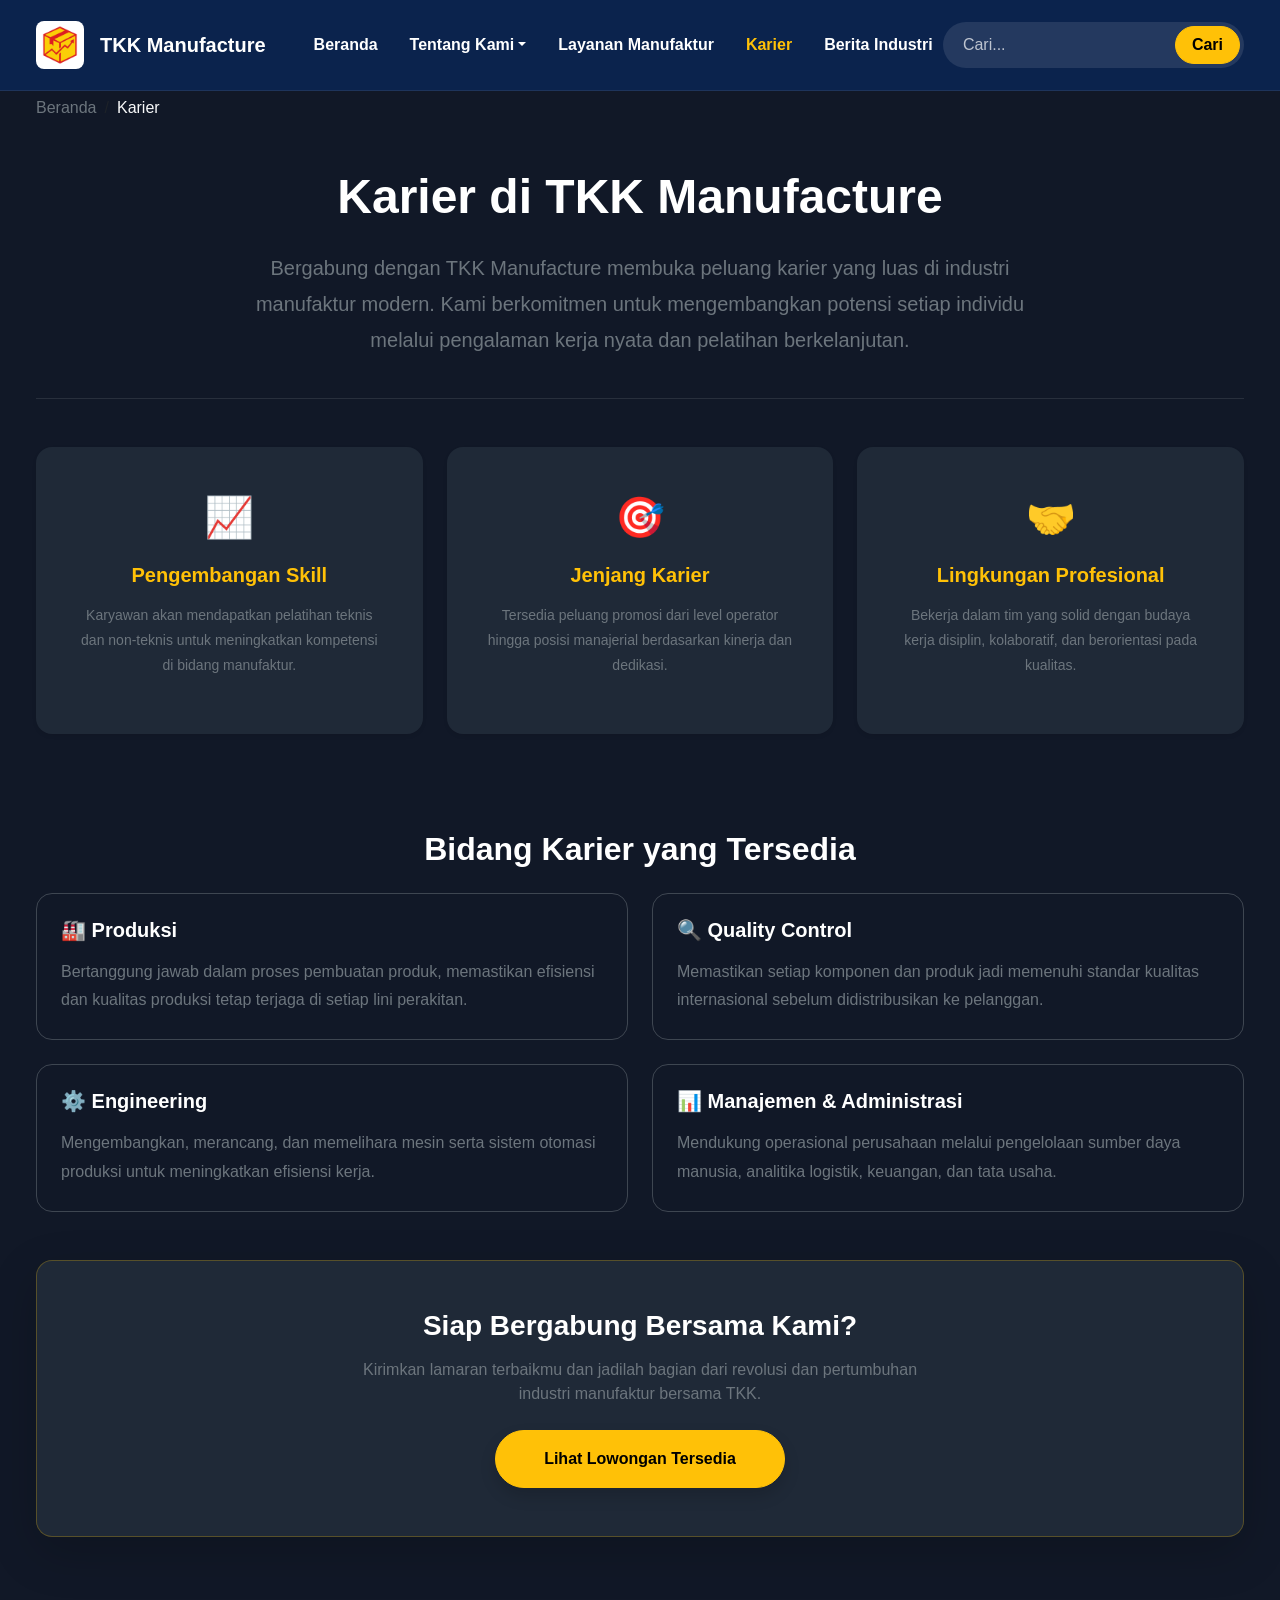
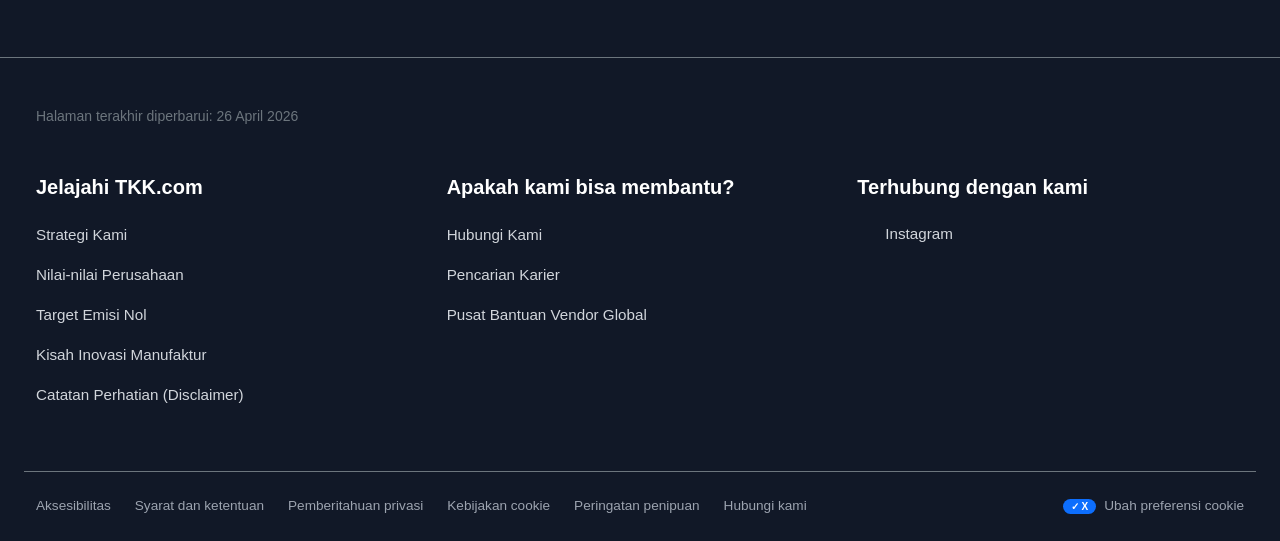
<file: karier.html>
<!DOCTYPE html>
<html lang="id">
<head>
    <meta charset="UTF-8">
    <meta name="viewport" content="width=device-width, initial-scale=1.0">
    <title>Karier - TKK Manufacture</title>
    <link href="https://cdn.jsdelivr.net/npm/bootstrap@5.3.3/dist/css/bootstrap.min.css" rel="stylesheet">
    <link rel="stylesheet" href="style.css">
</head>
<body class="bg-gray-900">

    <nav class="navbar navbar-expand-lg navbar-dark custom-navbar py-3 px-3 px-md-4 fixed-top">
        <div class="container-fluid">
            <a class="navbar-brand d-flex align-items-center" href="index.html">
                <img src="Group 34.png" alt="Logo TKK Manufacture" width="48" height="48" class="bg-white rounded-3 p-1 me-3 object-fit-contain">
                <span class="fw-bold fs-5 d-none d-sm-block">TKK Manufacture</span>
            </a>
            <button class="navbar-toggler" type="button" data-bs-toggle="collapse" data-bs-target="#mainNav" aria-controls="mainNav" aria-expanded="false" aria-label="Toggle navigation">
                <span class="navbar-toggler-icon"></span>
            </button>
            <div class="collapse navbar-collapse" id="mainNav">
                <ul class="navbar-nav me-auto mb-2 mb-lg-0 ms-lg-4 fw-bold gap-lg-3">
                    <li class="nav-item"><a class="nav-link text-white nav-hover" href="index.html">Beranda</a></li>
                    <li class="nav-item dropdown">
                        <a class="nav-link dropdown-toggle text-white nav-hover" href="#" role="button" data-bs-toggle="dropdown" aria-expanded="false">Tentang Kami</a>
                        <ul class="dropdown-menu dropdown-menu-dark custom-dropdown shadow-lg">
                            <li><h6 class="dropdown-header border-bottom border-secondary mb-2 pb-2">Go to: Tentang Kami</h6></li>
                            <li><a class="dropdown-item d-flex justify-content-between align-items-center" href="tentang_kami.html#profil">Profil Perusahaan <span>›</span></a></li>
                            <li><a class="dropdown-item d-flex justify-content-between align-items-center" href="tentang_kami.html#visi-misi">Visi & Misi <span>›</span></a></li>
                            <li><a class="dropdown-item d-flex justify-content-between align-items-center" href="tentang_kami.html#fasilitas">Fasilitas Produksi <span>›</span></a></li>
                            <li><a class="dropdown-item d-flex justify-content-between align-items-center" href="tentang_kami.html#rantai-pasok">Rantai Pasok (Supply Chain) <span>›</span></a></li>
                        </ul>
                    </li>
                    <li class="nav-item"><a class="nav-link text-white nav-hover" href="layanan.html">Layanan Manufaktur</a></li>
                    <li class="nav-item"><a class="nav-link text-warning nav-hover" href="karier.html">Karier</a></li>
                    <li class="nav-item"><a class="nav-link text-white nav-hover" href="berita.html">Berita Industri</a></li>
                </ul>
                <form class="d-flex search-form-custom rounded-pill p-1" role="search">
                    <input class="form-control border-0 bg-transparent text-white shadow-none ps-3" type="search" placeholder="Cari..." aria-label="Search">
                    <button class="btn btn-warning rounded-pill fw-bold px-3" type="submit">Cari</button>
                </form>
            </div>
        </div>
    </nav>

    <main class="text-white mt-5 pt-5 pb-5 px-3 px-md-4">
        <div class="container-fluid max-w-custom mx-auto mb-4 scroll-mt">
            <nav aria-label="breadcrumb">
                <ol class="breadcrumb">
                    <li class="breadcrumb-item"><a href="index.html" class="text-secondary text-decoration-none nav-hover">Beranda</a></li>
                    <li class="breadcrumb-item active text-light" aria-current="page">Karier</li>
                </ol>
            </nav>
        </div>

        <div class="container-fluid max-w-custom mx-auto py-4">
            <div class="text-center mb-5 pb-4 border-bottom border-secondary border-opacity-25">
                <h1 class="fw-bold display-5 mb-4">Karier di TKK Manufacture</h1>
                <p class="text-secondary fs-5 mx-auto" style="max-width: 800px; line-height: 1.8;">
                    Bergabung dengan TKK Manufacture membuka peluang karier yang luas di industri manufaktur modern. Kami berkomitmen untuk mengembangkan potensi setiap individu melalui pengalaman kerja nyata dan pelatihan berkelanjutan.
                </p>
            </div>

            <div class="row g-4 mb-5 pb-5">
                <div class="col-md-4">
                    <div class="card bg-gray-800 text-white border-0 shadow-sm h-100 text-center p-4 rounded-4 hover-float">
                        <div class="card-body">
                            <div class="mb-3"><span class="fs-1">📈</span></div>
                            <h5 class="fw-bold text-warning">Pengembangan Skill</h5>
                            <p class="text-secondary small mt-3" style="line-height: 1.8;">Karyawan akan mendapatkan pelatihan teknis dan non-teknis untuk meningkatkan kompetensi di bidang manufaktur.</p>
                        </div>
                    </div>
                </div>
                <div class="col-md-4">
                    <div class="card bg-gray-800 text-white border-0 shadow-sm h-100 text-center p-4 rounded-4 hover-float">
                        <div class="card-body">
                            <div class="mb-3"><span class="fs-1">🎯</span></div>
                            <h5 class="fw-bold text-warning">Jenjang Karier</h5>
                            <p class="text-secondary small mt-3" style="line-height: 1.8;">Tersedia peluang promosi dari level operator hingga posisi manajerial berdasarkan kinerja dan dedikasi.</p>
                        </div>
                    </div>
                </div>
                <div class="col-md-4">
                    <div class="card bg-gray-800 text-white border-0 shadow-sm h-100 text-center p-4 rounded-4 hover-float">
                        <div class="card-body">
                            <div class="mb-3"><span class="fs-1">🤝</span></div>
                            <h5 class="fw-bold text-warning">Lingkungan Profesional</h5>
                            <p class="text-secondary small mt-3" style="line-height: 1.8;">Bekerja dalam tim yang solid dengan budaya kerja disiplin, kolaboratif, dan berorientasi pada kualitas.</p>
                        </div>
                    </div>
                </div>
            </div>

            <h2 class="fw-bold mb-4 text-center">Bidang Karier yang Tersedia</h2>
            <div class="row g-4 mb-5">
                <div class="col-md-6">
                    <div class="card bg-transparent text-white border border-secondary border-opacity-50 p-4 rounded-4 h-100 hover-float">
                        <h5 class="fw-bold">🏭 Produksi</h5>
                        <p class="text-secondary mt-2 mb-0" style="line-height: 1.8;">Bertanggung jawab dalam proses pembuatan produk, memastikan efisiensi dan kualitas produksi tetap terjaga di setiap lini perakitan.</p>
                    </div>
                </div>
                <div class="col-md-6">
                    <div class="card bg-transparent text-white border border-secondary border-opacity-50 p-4 rounded-4 h-100 hover-float">
                        <h5 class="fw-bold">🔍 Quality Control</h5>
                        <p class="text-secondary mt-2 mb-0" style="line-height: 1.8;">Memastikan setiap komponen dan produk jadi memenuhi standar kualitas internasional sebelum didistribusikan ke pelanggan.</p>
                    </div>
                </div>
                <div class="col-md-6">
                    <div class="card bg-transparent text-white border border-secondary border-opacity-50 p-4 rounded-4 h-100 hover-float">
                        <h5 class="fw-bold">⚙️ Engineering</h5>
                        <p class="text-secondary mt-2 mb-0" style="line-height: 1.8;">Mengembangkan, merancang, dan memelihara mesin serta sistem otomasi produksi untuk meningkatkan efisiensi kerja.</p>
                    </div>
                </div>
                <div class="col-md-6">
                    <div class="card bg-transparent text-white border border-secondary border-opacity-50 p-4 rounded-4 h-100 hover-float">
                        <h5 class="fw-bold">📊 Manajemen & Administrasi</h5>
                        <p class="text-secondary mt-2 mb-0" style="line-height: 1.8;">Mendukung operasional perusahaan melalui pengelolaan sumber daya manusia, analitika logistik, keuangan, dan tata usaha.</p>
                    </div>
                </div>
            </div>

            <div class="text-center bg-gray-800 p-5 rounded-4 shadow-lg border border-warning border-opacity-25 mt-5">
                <h3 class="fw-bold text-white mb-3">Siap Bergabung Bersama Kami?</h3>
                <p class="text-secondary mb-4 mx-auto" style="max-width: 600px;">Kirimkan lamaran terbaikmu dan jadilah bagian dari revolusi dan pertumbuhan industri manufaktur bersama TKK.</p>
                <a href="#" class="btn btn-warning fw-bold px-5 py-3 rounded-pill shadow">Lihat Lowongan Tersedia</a>
            </div>
        </div>
    </main>

    <footer class="footer-custom pt-5 pb-4 px-3 px-md-4 border-top border-secondary mt-5">
        <div class="container-fluid max-w-custom mx-auto">
            <div class="row mb-5">
                <div class="col-12"><p class="text-secondary small mb-0">Halaman terakhir diperbarui: 26 April 2026</p></div>
            </div>
            <div class="row mb-5 gy-4">
                <div class="col-12 col-md-4">
                    <h5 class="text-white fw-bold mb-4">Jelajahi TKK.com</h5>
                    <ul class="list-unstyled d-flex flex-column gap-3">
                        <li><a href="#" class="footer-link">Strategi Kami</a></li>
                        <li><a href="#" class="footer-link">Nilai-nilai Perusahaan</a></li>
                        <li><a href="#" class="footer-link">Target Emisi Nol</a></li>
                        <li><a href="#" class="footer-link">Kisah Inovasi Manufaktur</a></li>
                        <li><a href="#" class="footer-link">Catatan Perhatian (Disclaimer)</a></li>
                    </ul>
                </div>
                <div class="col-12 col-md-4">
                    <h5 class="text-white fw-bold mb-4">Apakah kami bisa membantu?</h5>
                    <ul class="list-unstyled d-flex flex-column gap-3">
                        <li><a href="#" class="footer-link">Hubungi Kami</a></li>
                        <li><a href="karier.html" class="footer-link">Pencarian Karier</a></li>
                        <li><a href="#" class="footer-link">Pusat Bantuan Vendor Global</a></li>
                    </ul>
                </div>
                <div class="col-12 col-md-4">
                    <h5 class="text-white fw-bold mb-4">Terhubung dengan kami</h5>
                    <ul class="list-unstyled">
                        <li>
                            <a href="https://www.instagram.com/" target="_blank" class="footer-link d-flex align-items-center gap-2">
                                <svg xmlns="http://www.w3.org/2000/svg" width="20" height="20" fill="currentColor" class="bi bi-instagram" viewBox="0 0 16 16"><path d="..."/></svg> Instagram
                            </a>
                        </li>
                    </ul>
                </div>
            </div>
            <div class="row pt-4 border-top border-secondary">
                <div class="col-12 d-flex flex-column flex-lg-row justify-content-between align-items-lg-center gap-3">
                    <div class="d-flex flex-wrap gap-3 gap-md-4">
                        <a href="#" class="footer-link-small">Aksesibilitas</a>
                        <a href="#" class="footer-link-small">Syarat dan ketentuan</a>
                        <a href="#" class="footer-link-small">Pemberitahuan privasi</a>
                        <a href="#" class="footer-link-small">Kebijakan cookie</a>
                        <a href="#" class="footer-link-small">Peringatan penipuan</a>
                        <a href="#" class="footer-link-small">Hubungi kami</a>
                    </div>
                    <div>
                        <a href="#" class="footer-link-small d-flex align-items-center gap-2">
                            <span class="bg-primary text-white rounded-pill px-2 py-0 small d-flex align-items-center">
                                <span class="fw-bold" style="font-size: 10px;">✓ X</span>
                            </span>
                            Ubah preferensi cookie
                        </a>
                    </div>
                </div>
            </div>
        </div>
    </footer>
    <script src="https://cdn.jsdelivr.net/npm/bootstrap@5.3.3/dist/js/bootstrap.bundle.min.js"></script>
</body>
</html>
</file>
<file: style.css>
/* =========================================
   1. PENGATURAN DASAR & WARNA KHUSUS
========================================= */
body {
    font-family: "Inter", "Segoe UI", sans-serif;
}
.bg-light { background-color: #f7faff !important; }
.bg-gray-900 { background-color: #111827 !important; }
.bg-gray-800 { background-color: #1f2937 !important; }
.max-w-custom {
    max-width: 1280px;
}
/* =========================================
   2.ANCHOR LINKS
========================================= */
html {
    scroll-behavior: smooth; 
}
.scroll-mt {
    scroll-margin-top: 120px; 
}
/* =========================================
   3. NAVBAR & PENCARIAN
========================================= */
.custom-navbar {
    background-color: #0b234d;
    border-bottom: 1px solid rgba(255, 255, 255, 0.08);
}
.fixed-top {
    position: fixed;
    top: 0;
    right: 0;
    left: 0;
    z-index: 1030;
}
.nav-hover:hover {
    color: #ffd100 !important;
}
.search-form-custom {
    background-color: rgba(255, 255, 255, 0.1);
    min-width: 220px;
}
.search-form-custom input::placeholder {
    color: rgba(255, 255, 255, 0.7);
}
.custom-dropdown {
    background-color: #1e293b;
    border: none;
    min-width: 250px;
    margin-top: 10px;
}
.custom-dropdown .dropdown-item {
    padding: 10px 20px;
    transition: all 0.2s;
    color: #f8f9fa;
}
.custom-dropdown .dropdown-item:hover {
    background-color: rgba(255, 255, 255, 0.05);
    color: #ffd100;
}
/* =========================================
   4. UKURAN GAMBAR (IMAGE FITTING) & KOTAK
========================================= */
.hero-main-card {
    min-height: 500px;
}
.hero-img {
    height: 100%;
    object-fit: cover;
}
.custom-profile-img-box {
    height: 450px; 
}
.custom-hero-service-box {
    height: 400px;
}
.rounded-top-end-4 {
    border-top-right-radius: 1rem !important;
}
.backdrop-blur {
    backdrop-filter: blur(8px);
}
.card-img-sm {
    height: 200px;
    object-fit: cover;
}
.custom-dark-card {
    background-color: #1e293b !important;
}
/* =========================================
   5. EFEK KACA TRANSPARAN 
========================================= */
.overlay-glass {
    background-color: rgba(31, 41, 55, 0.9) !important; 
    backdrop-filter: blur(12px); 
    border: 1px solid rgba(255, 255, 255, 0.05); 
}
.tracking-input:focus {
    background-color: #111827 !important; 
    color: white !important;
    box-shadow: 0 0 0 0.25rem rgba(255, 209, 0, 0.25) !important; 
    border-color: #ffd100 !important;
}
.tracking-input::placeholder {
    color: #6b7280; 
}

/* =========================================
   6. ANIMASI & EFEK HOVER KUSTOM
========================================= */
.hover-float {
    transition: transform 0.3s ease, box-shadow 0.3s ease;
}
.hover-float:hover {
    transform: translateY(-12px);
    box-shadow: 0 20px 40px rgba(0, 0, 0, 0.5) !important;
}
.link-hover-warning {
    transition: color 0.2s ease;
}
.link-hover-warning:hover {
    color: #ffd100 !important;
}
.help-btn-custom {
    background-color: #1f2937;
    color: #ffd100;
    border: 1px solid transparent;
    transition: background-color 0.2s ease, color 0.2s ease, border-color 0.2s ease;
}
.help-btn-custom:hover {
    background-color: transparent !important;
    color: #1f2937 !important;
    border-color: #1f2937 !important;
}

/* =========================================
   7. TENTANG KAMI & LAYANAN - ACCORDION
========================================= */
.custom-accordion .accordion-item {
    background-color: #1e293b; 
    border: 1px solid rgba(255, 255, 255, 0.1) !important; 
    border-radius: 12px !important; 
    overflow: hidden; 
    transition: background-color 0.3s ease; 
}
.custom-accordion .accordion-item:hover {
    background-color: #2a374a; 
}
.custom-accordion .accordion-button:focus {
    box-shadow: none;
    border-color: transparent;
}
.custom-accordion .accordion-button {
    background-color: transparent !important;
    color: #ffffff !important;
    box-shadow: none !important;
    padding: 1.25rem 1.5rem; 
    font-size: 1.1rem;
}
.custom-accordion .accordion-button::after {
    filter: invert(1) grayscale(100%) brightness(200%);
    transition: transform 0.3s ease; 
}
.custom-accordion .accordion-body {
    background-color: transparent !important;
    color: #d1d5db; 
    padding: 0 1.5rem 1.5rem 1.5rem; 
    border-top: none; 
}

/* =========================================
   8. FOOTER
========================================= */
.footer-custom {
    background-color: #111827; 
    color: #ffffff;
}
.footer-link {
    color: #d1d5db; 
    text-decoration: none;
    font-size: 0.95rem;
    transition: text-decoration 0.2s ease, color 0.2s ease;
}
.footer-link:hover {
    color: #ffffff;
    text-decoration: underline;
}
.footer-link-small {
    color: #9ca3af; 
    text-decoration: none;
    font-size: 0.85rem;
    transition: color 0.2s ease;
}
.footer-link-small:hover {
    color: #ffffff;
    text-decoration: underline;
}

/* =========================================
   9. KARTU BERITA
========================================= */
.news-card {
    transition: transform 0.3s ease, box-shadow 0.3s ease;
}
.news-card:hover {
    transform: translateY(-8px);
}
.news-card .card-img-top {
    transition: transform 0.4s ease;
}
.news-card:hover .card-img-top {
    transform: scale(1.05); 
}
</file>
